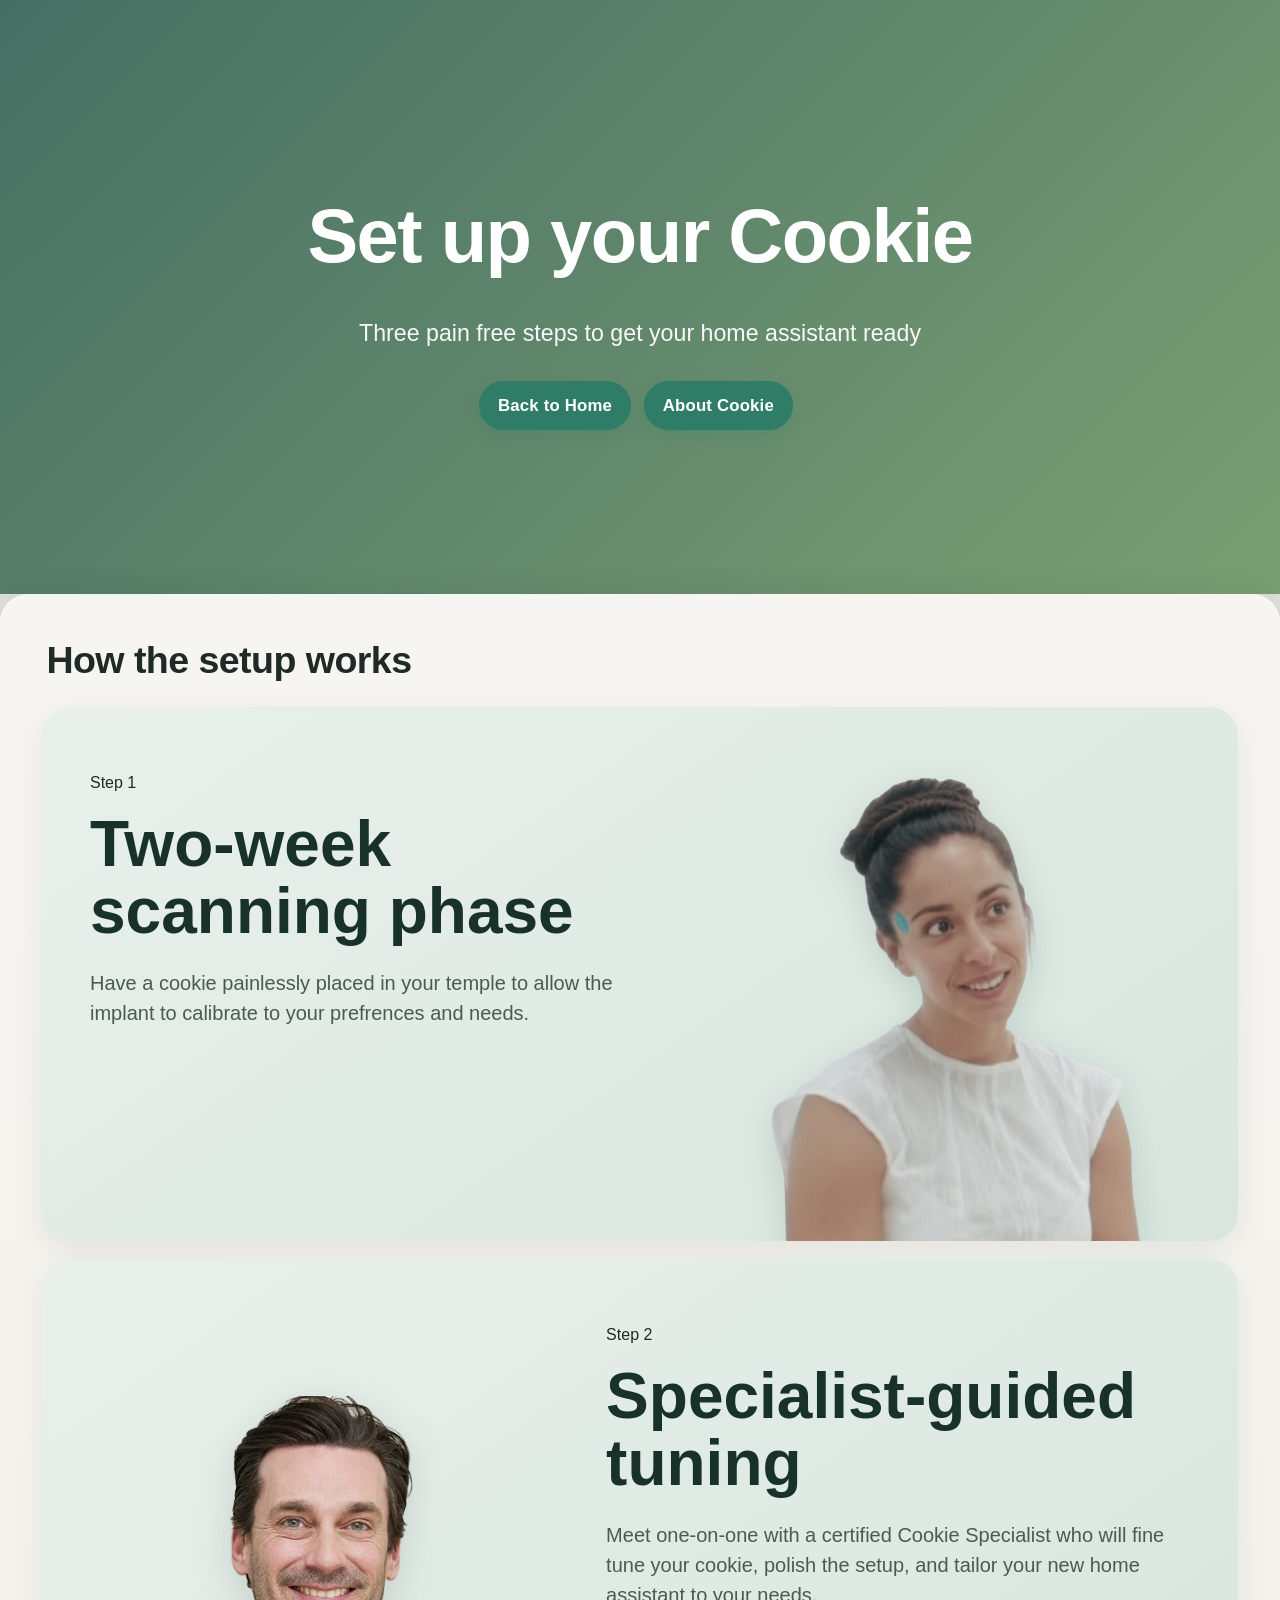
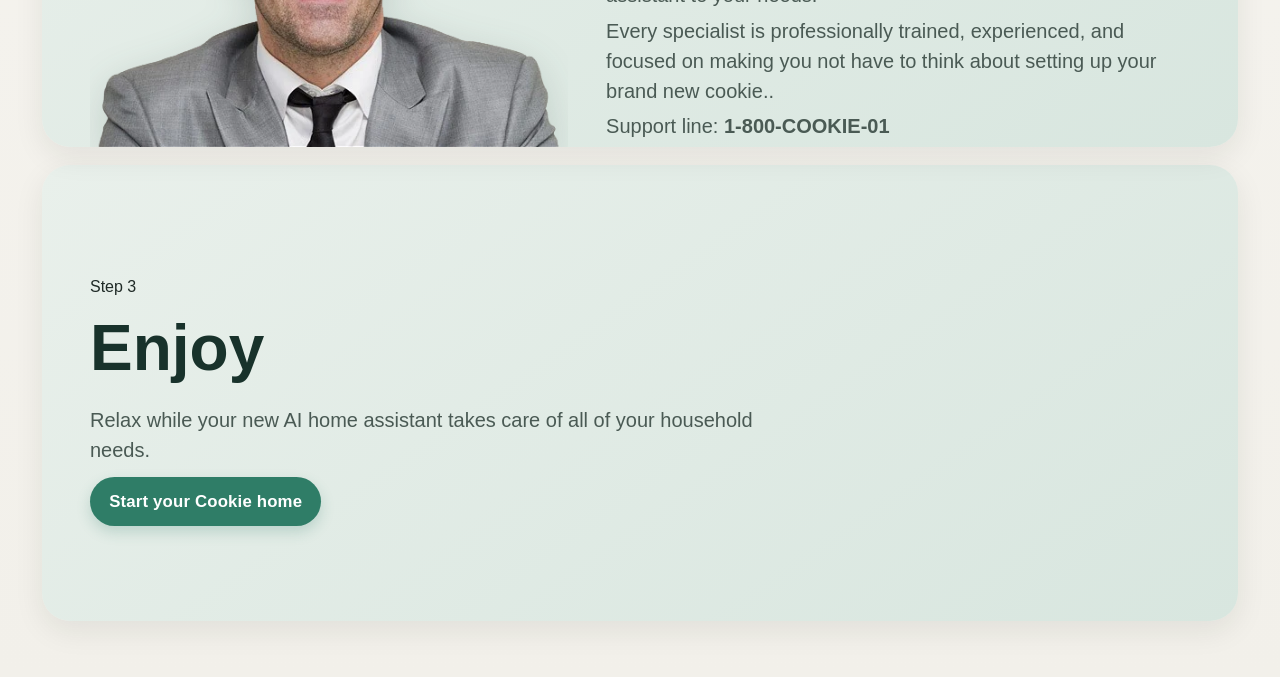
<file: buycookie.html>
<!doctype html>
<html lang="en">
  <head>
    <meta charset="UTF-8" />
    <meta name="viewport" content="width=device-width, initial-scale=1.0" />
    <title>Buy Cookie | Setup Guide</title>
    <link rel="stylesheet" href="index.css" />
  </head>
  <body>
    <div
      id="title-container"
      style="
        min-height: 50vh;
        background: linear-gradient(135deg, #466f64, #7a9f73);
      "
    >
      <h1 id="title" class="big-text">Set up your Cookie</h1>
      <p id="title-description">
        Three pain free steps to get your home assistant ready
      </p>
      <div>
        <a href="index.html" class="product-button">Back to Home</a>
        <a href="cookie.html" class="product-button">About Cookie</a>
      </div>
    </div>

    <main class="content-box">
      <h2 class="big-text">How the setup works</h2>

      <section class="product-container specialist-card">
        <div class="product-text">
          <p>Step 1</p>
          <h2 class="product-title">Two-week scanning phase</h2>
          <p class="product-description">
            Have a cookie painlessly placed in your temple to allow the implant
            to calibrate to your prefrences and needs.
          </p>
        </div>
        <div class="image-container specialist-image-container">
          <img
            class="product-image specialist-image"
            src="assets/cookieprocedure.png"
            alt="Cookie procedure illustration"
          />
        </div>
      </section>

      <section class="product-container specialist-card">
        <div class="image-container specialist-image-container">
          <img
            class="product-image specialist-image"
            src="assets/Jon-Hamm-1_2254185b.png"
            alt="Cookie specialist helping a homeowner with setup"
          />
        </div>
        <div class="product-text">
          <p>Step 2</p>
          <h2 class="product-title">Specialist-guided tuning</h2>
          <p class="product-description">
            Meet one-on-one with a certified Cookie Specialist who will fine
            tune your cookie, polish the setup, and tailor your new home
            assistant to your needs.
          </p>
          <p class="product-description">
            Every specialist is professionally trained, experienced, and focused
            on making you not have to think about setting up your brand new
            cookie..
          </p>
          <p class="product-description">
            Support line: <strong>1-800-COOKIE-01</strong>
          </p>
        </div>
      </section>

      <section class="product-container">
        <div class="product-text">
          <p>Step 3</p>
          <h2 class="product-title">Enjoy</h2>
          <p class="product-description">
            Relax while your new AI home assistant takes care of all of your
            household needs.
          </p>
          <a href="index.html" class="product-button">Start your Cookie home</a>
        </div>
      </section>
    </main>
  </body>
</html>
</file>
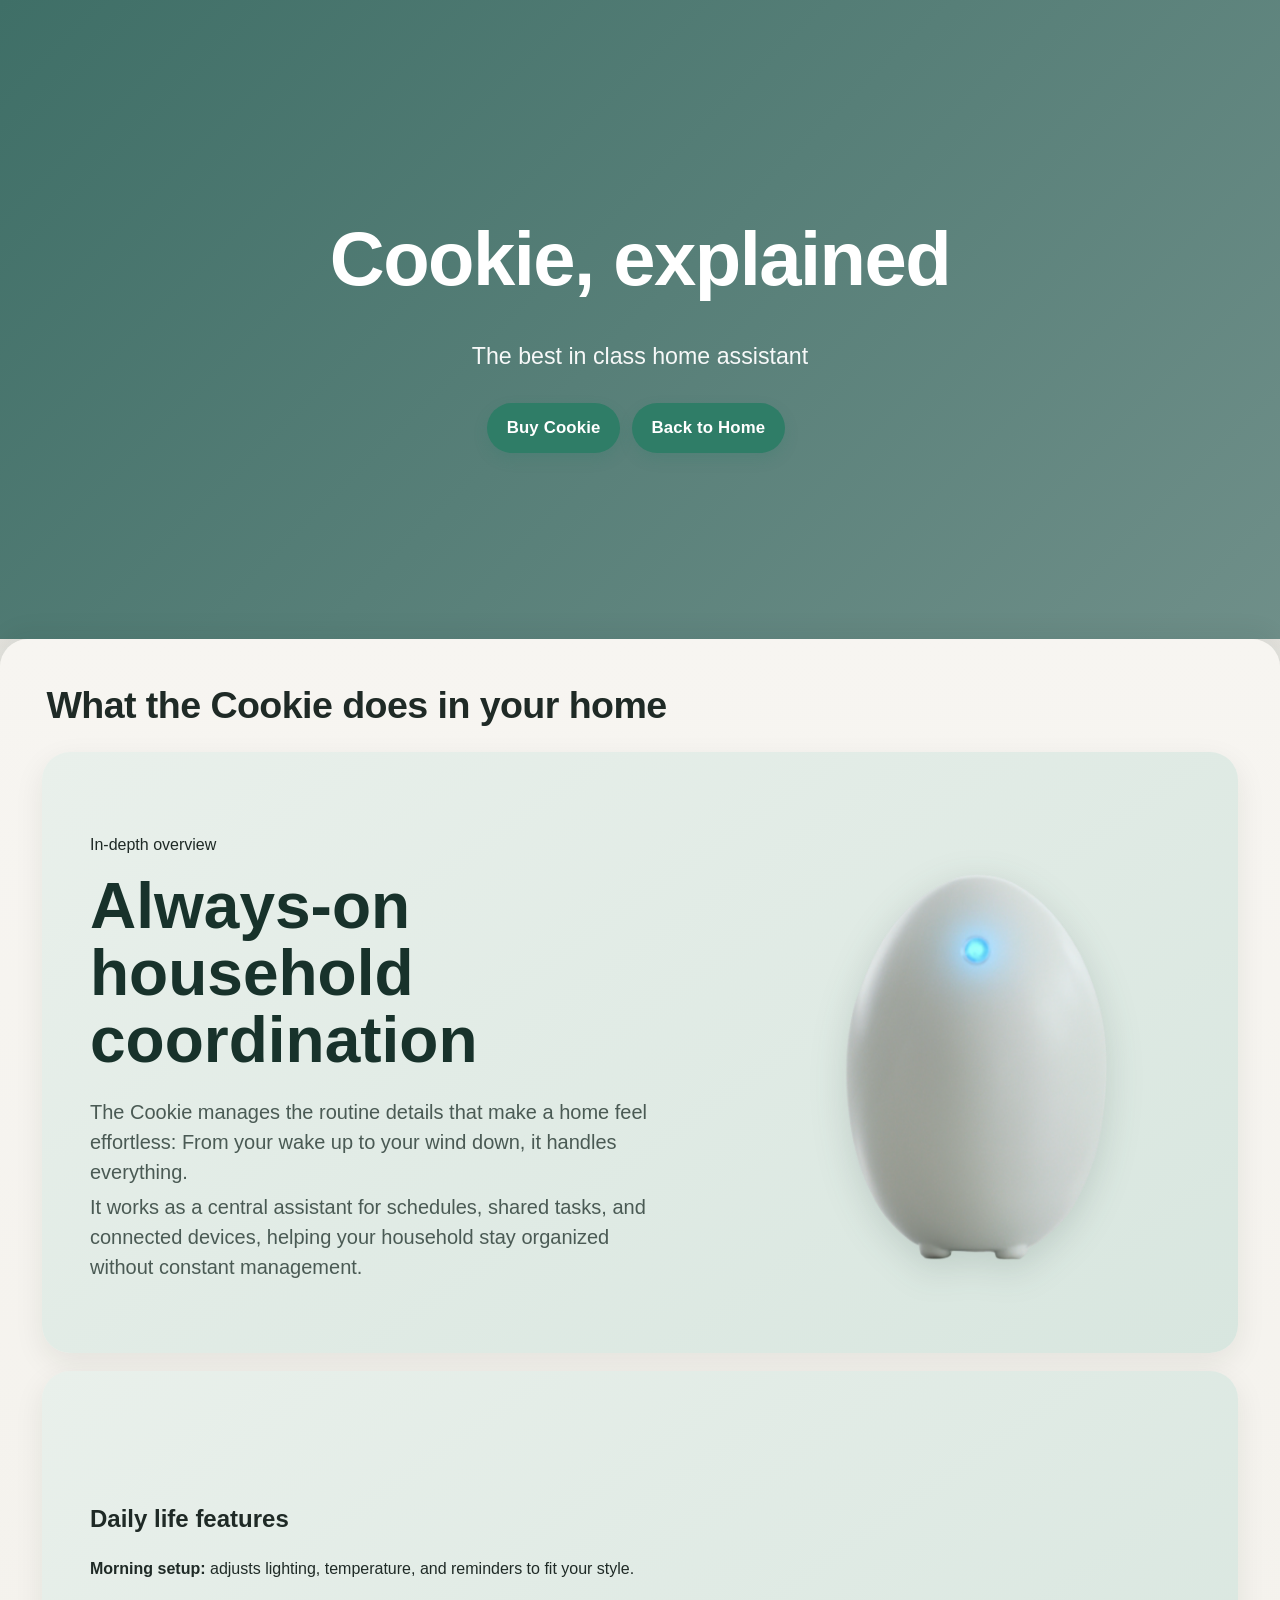
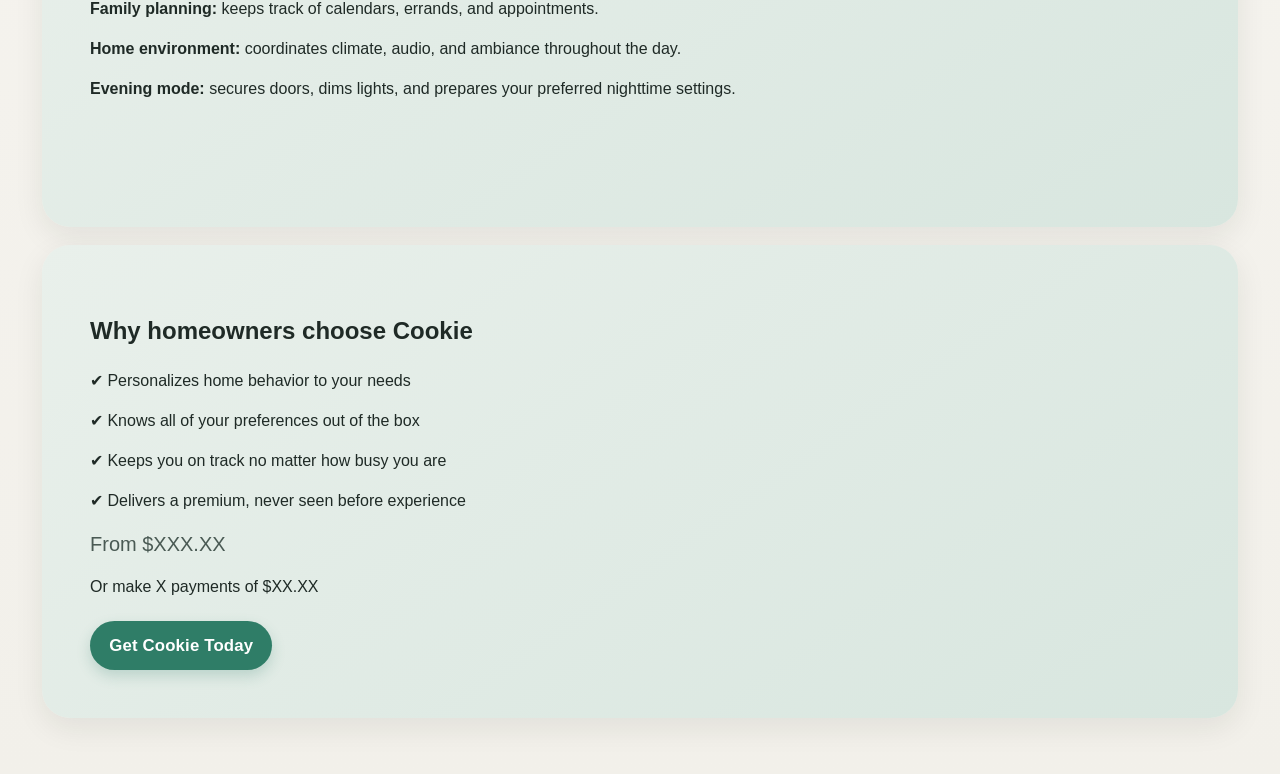
<file: cookie.html>
<!DOCTYPE html>
<html lang="en">
<head>
  <meta charset="UTF-8" />
  <meta name="viewport" content="width=device-width, initial-scale=1.0" />
  <title>Cookie | About</title>
  <link rel="stylesheet" href="index.css" />
</head>
<body>
  <div
    id="title-container"
    style="min-height: 55vh; background: linear-gradient(135deg, #3f6f67, #6f8f89)"
  >
    <h1 id="title" class="big-text">Cookie, explained</h1>
    <p id="title-description">
      The best in class home assistant
    </p>
    <div>
      <a href="buycookie.html" class="product-button">Buy Cookie</a>
      <a href="index.html" class="product-button">Back to Home</a>
    </div>
  </div>

  <div class="content-box">
    <h2 class="big-text">What the Cookie does in your home</h2>

    <div class="product-container">
      <div class="product-text">
        <p>In-depth overview</p>
        <h2 class="product-title">Always-on household coordination</h2>
        <p class="product-description">
          The Cookie manages the routine details that make a home feel effortless:
          From your wake up to your wind down, it handles everything.
        </p>
        <p class="product-description">
          It works as a central assistant for schedules, shared tasks, and connected devices,
          helping your household stay organized without constant management.
        </p>
      </div>
      <div class="image-container">
        <img class="product-image" src="assets/cookie.png" alt="Cookie home assistant" />
      </div>
    </div>

    <div class="product-container">
      <div class="product-text">
        <h2>Daily life features</h2>
        <p><strong>Morning setup:</strong> adjusts lighting, temperature, and reminders to fit your style.</p>
        <p><strong>Family planning:</strong> keeps track of calendars, errands, and appointments.</p>
        <p><strong>Home environment:</strong> coordinates climate, audio, and ambiance throughout the day.</p>
        <p><strong>Evening mode:</strong> secures doors, dims lights, and prepares your preferred nighttime settings.</p>
      </div>
    </div>

    <div class="product-container">
      <div class="product-text">
        <h2>Why homeowners choose Cookie</h2>
        <p>✔ Personalizes home behavior to your needs</p>
        <p>✔ Knows all of your preferences out of the box</p>
        <p>✔ Keeps you on track no matter how busy you are</p>
        <p>✔ Delivers a premium, never seen before experience</p>
        <p class="product-description">From $XXX.XX</p>
        <p>Or make X payments of $XX.XX</p>
        <a href="buycookie.html" class="product-button">Get Cookie Today</a>
      </div>
    </div>
  </div>
</body>
</html>
</file>
<file: index.css>
:root {
  --bg-soft: #f6f4ef;
  --surface: #ffffff;
  --card: #e9f0eb;
  --card-strong: #d8e6df;
  --text: #1f2a26;
  --text-muted: #4a5a54;
  --brand: #2f7d67;
  --brand-hover: #256553;
  --accent: #7a9f73;
  --ring: rgba(47, 125, 103, 0.25);
  --shadow-soft: 0 10px 30px rgba(21, 36, 31, 0.08);
  --radius-lg: 28px;
  --radius-md: 16px;
  --radius-sm: 12px;
}

html,
body {
  margin: 0;
  padding: 0;
  width: 100%;
  min-height: 100%;
  overflow-x: hidden;
  background: var(--bg-soft);
  color: var(--text);
  font-family: "Inter", "Avenir Next", "Segoe UI", Arial, Helvetica, sans-serif;
  line-height: 1.5;
  position: relative; /* added */
}

#video-background {
  position: fixed;
  inset: 0;
  width: 100%;
  height: 100%;
  object-fit: cover;
  z-index: 0; /* changed from -2 */
}

/* subtle overlay for readability on hero sections */
body::before {
  content: "";
  position: fixed;
  inset: 0;
  z-index: 1; /* changed from -1 */
  background: linear-gradient(
    to bottom,
    rgba(16, 29, 25, 0.28) 0%,
    rgba(16, 29, 25, 0.18) 35%,
    rgba(246, 244, 239, 0.04) 100%
  );
  pointer-events: none;
}

/* keep page content above video + overlay */
#title-container,
.content-box {
  position: relative;
  z-index: 2;
}

#title-container {
  display: flex;
  flex-direction: column;
  justify-content: center;
  align-items: center;

  min-height: 100vh;
  padding: 8vh 4vw;
  text-align: center;
  color: #ffffff;
}

#title {
  font-size: clamp(2.2rem, 7vw, 4.75rem);
  margin: 0.2em 0;
  letter-spacing: -0.02em;
  text-wrap: balance;
}

#title-description {
  margin-top: 0.35em;
  font-size: clamp(1rem, 2.2vw, 1.45rem);
  opacity: 0.95;
  max-width: 780px;
}

.big-text {
  font-family: "Inter", "Avenir Next", "Segoe UI", Arial, Helvetica, sans-serif;
  letter-spacing: -0.015em;
}

.content-box {
  background: linear-gradient(180deg, #f7f5f1 0%, #f2f0ea 100%);
  padding: clamp(20px, 3vw, 40px);
  border-top-left-radius: 28px;
  border-top-right-radius: 28px;
  box-shadow: 0 -8px 24px rgba(24, 38, 33, 0.06);
}

.content-box > h2 {
  font-size: clamp(1.5rem, 3.2vw, 2.35rem);
  margin: 0 0 1rem 0.5rem;
  color: var(--text);
}

.product-bar {
  display: inline-flex;
  background-color: var(--card-strong);
  border-radius: var(--radius-sm);
}

.product-container {
  background: linear-gradient(145deg, var(--card) 0%, var(--card-strong) 100%);
  display: flex;
  align-items: center;
  gap: clamp(20px, 3vw, 40px);

  border-radius: var(--radius-lg);
  padding: clamp(20px, 4vw, 48px);
  margin: 18px auto;
  width: min(1100px, 92%);
  min-height: 360px;
  box-shadow: var(--shadow-soft);
}

.product-text {
  flex: 1 1 55%;
  min-width: 260px;
}

.product-title {
  font-size: clamp(2rem, 6vw, 4rem);
  line-height: 1.05;
  margin: 0.2em 0 0.35em;
  color: #18322b;
}

.product-description {
  font-size: clamp(1rem, 2.1vw, 1.25rem);
  color: var(--text-muted);
  margin: 0.35rem 0;
  max-width: 62ch;
}

.image-container {
  flex: 1 1 45%;
  display: flex;
  justify-content: center;
  align-items: center;
}

.product-image {
  width: min(420px, 90%);
  height: auto;
  object-fit: contain;
  filter: drop-shadow(0 10px 18px rgba(35, 65, 55, 0.16));
  border-radius: 18px;
}

.product-button {
  display: inline-block;
  margin: 0.4rem 0.5rem 0 0;
  padding: 0.75rem 1.2rem;
  background-color: var(--brand);
  color: white;
  text-decoration: none;
  border: 0;
  border-radius: 999px;
  font-size: clamp(0.92rem, 1.6vw, 1.05rem);
  font-weight: 600;
  letter-spacing: 0.01em;
  transition: background-color 0.2s ease, transform 0.2s ease, box-shadow 0.2s ease;
  box-shadow: 0 6px 14px rgba(47, 125, 103, 0.22);
}

.product-button:hover {
  background-color: var(--brand-hover);
  transform: translateY(-1px);
}

.product-button:focus-visible {
  outline: none;
  box-shadow: 0 0 0 4px var(--ring);
}

@media (max-width: 900px) {
  .product-container {
    flex-direction: column;
    align-items: flex-start;
    min-height: unset;
  }

  .image-container {
    width: 100%;
    justify-content: flex-start;
  }

  .product-image {
    width: min(360px, 100%);
  }
}

.specialist-card {
  position: relative;
  overflow: hidden;
  align-items: stretch;
  padding-bottom: 0;
}

.specialist-image-container {
  align-self: stretch;
  display: flex;
  align-items: flex-end;
  justify-content: center;
  overflow: hidden;
}

.specialist-image {
  width: min(560px, 120%);
  max-width: none;
  height: auto;
  object-fit: contain;
  margin-bottom: 0;
  transform: none;
  transition: none;
}
</file>
